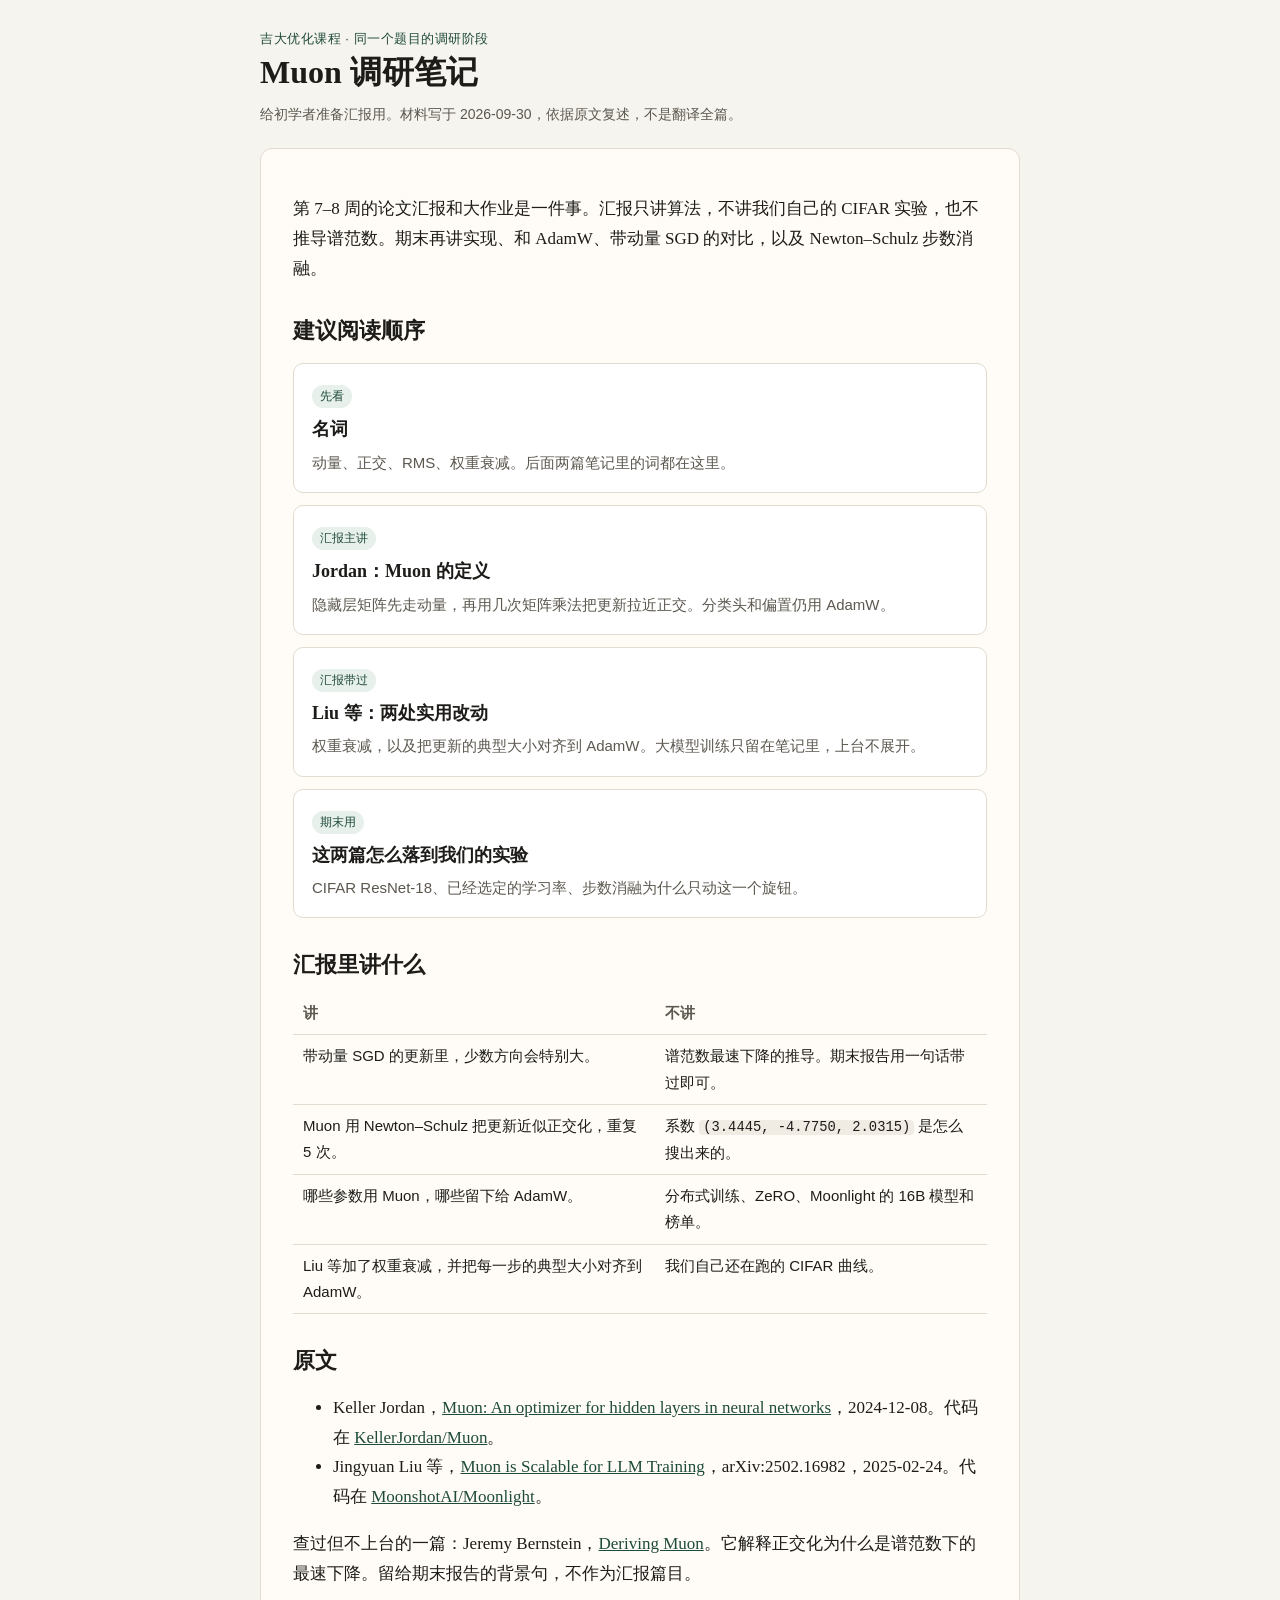
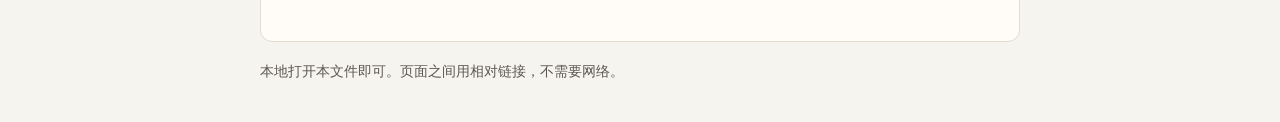
<file: paper/index.html>
<!DOCTYPE html>
<html lang="zh-CN">
<head>
  <meta charset="utf-8">
  <meta name="viewport" content="width=device-width, initial-scale=1">
  <title>Muon 调研笔记</title>
  <link rel="stylesheet" href="style.css">
</head>
<body>
  <header>
    <p class="kicker">吉大优化课程 · 同一个题目的调研阶段</p>
    <h1>Muon 调研笔记</h1>
    <p class="meta">给初学者准备汇报用。材料写于 2026-09-30，依据原文复述，不是翻译全篇。</p>
  </header>
  <main>
    <p>第 7–8 周的论文汇报和大作业是一件事。汇报只讲算法，不讲我们自己的 CIFAR 实验，也不推导谱范数。期末再讲实现、和 AdamW、带动量 SGD 的对比，以及 Newton–Schulz 步数消融。</p>

    <h2>建议阅读顺序</h2>
    <div class="cards">
      <a class="card" href="glossary.html">
        <span class="tag">先看</span>
        <strong>名词</strong>
        <p>动量、正交、RMS、权重衰减。后面两篇笔记里的词都在这里。</p>
      </a>
      <a class="card" href="jordan.html">
        <span class="tag">汇报主讲</span>
        <strong>Jordan：Muon 的定义</strong>
        <p>隐藏层矩阵先走动量，再用几次矩阵乘法把更新拉近正交。分类头和偏置仍用 AdamW。</p>
      </a>
      <a class="card" href="liu.html">
        <span class="tag">汇报带过</span>
        <strong>Liu 等：两处实用改动</strong>
        <p>权重衰减，以及把更新的典型大小对齐到 AdamW。大模型训练只留在笔记里，上台不展开。</p>
      </a>
      <a class="card" href="experiment.html">
        <span class="tag">期末用</span>
        <strong>这两篇怎么落到我们的实验</strong>
        <p>CIFAR ResNet-18、已经选定的学习率、步数消融为什么只动这一个旋钮。</p>
      </a>
    </div>

    <h2>汇报里讲什么</h2>
    <table>
      <tr><th>讲</th><th>不讲</th></tr>
      <tr>
        <td>带动量 SGD 的更新里，少数方向会特别大。</td>
        <td>谱范数最速下降的推导。期末报告用一句话带过即可。</td>
      </tr>
      <tr>
        <td>Muon 用 Newton–Schulz 把更新近似正交化，重复 5 次。</td>
        <td>系数 <code>(3.4445, -4.7750, 2.0315)</code> 是怎么搜出来的。</td>
      </tr>
      <tr>
        <td>哪些参数用 Muon，哪些留下给 AdamW。</td>
        <td>分布式训练、ZeRO、Moonlight 的 16B 模型和榜单。</td>
      </tr>
      <tr>
        <td>Liu 等加了权重衰减，并把每一步的典型大小对齐到 AdamW。</td>
        <td>我们自己还在跑的 CIFAR 曲线。</td>
      </tr>
    </table>

    <h2>原文</h2>
    <ul>
      <li>Keller Jordan，<a href="https://kellerjordan.github.io/posts/muon/">Muon: An optimizer for hidden layers in neural networks</a>，2024-12-08。代码在 <a href="https://github.com/KellerJordan/Muon">KellerJordan/Muon</a>。</li>
      <li>Jingyuan Liu 等，<a href="https://arxiv.org/abs/2502.16982">Muon is Scalable for LLM Training</a>，arXiv:2502.16982，2025-02-24。代码在 <a href="https://github.com/MoonshotAI/Moonlight">MoonshotAI/Moonlight</a>。</li>
    </ul>
    <p>查过但不上台的一篇：Jeremy Bernstein，<a href="https://jeremybernste.in/writing/deriving-muon">Deriving Muon</a>。它解释正交化为什么是谱范数下的最速下降。留给期末报告的背景句，不作为汇报篇目。</p>
  </main>
  <footer>本地打开本文件即可。页面之间用相对链接，不需要网络。</footer>
</body>
</html>
</file>
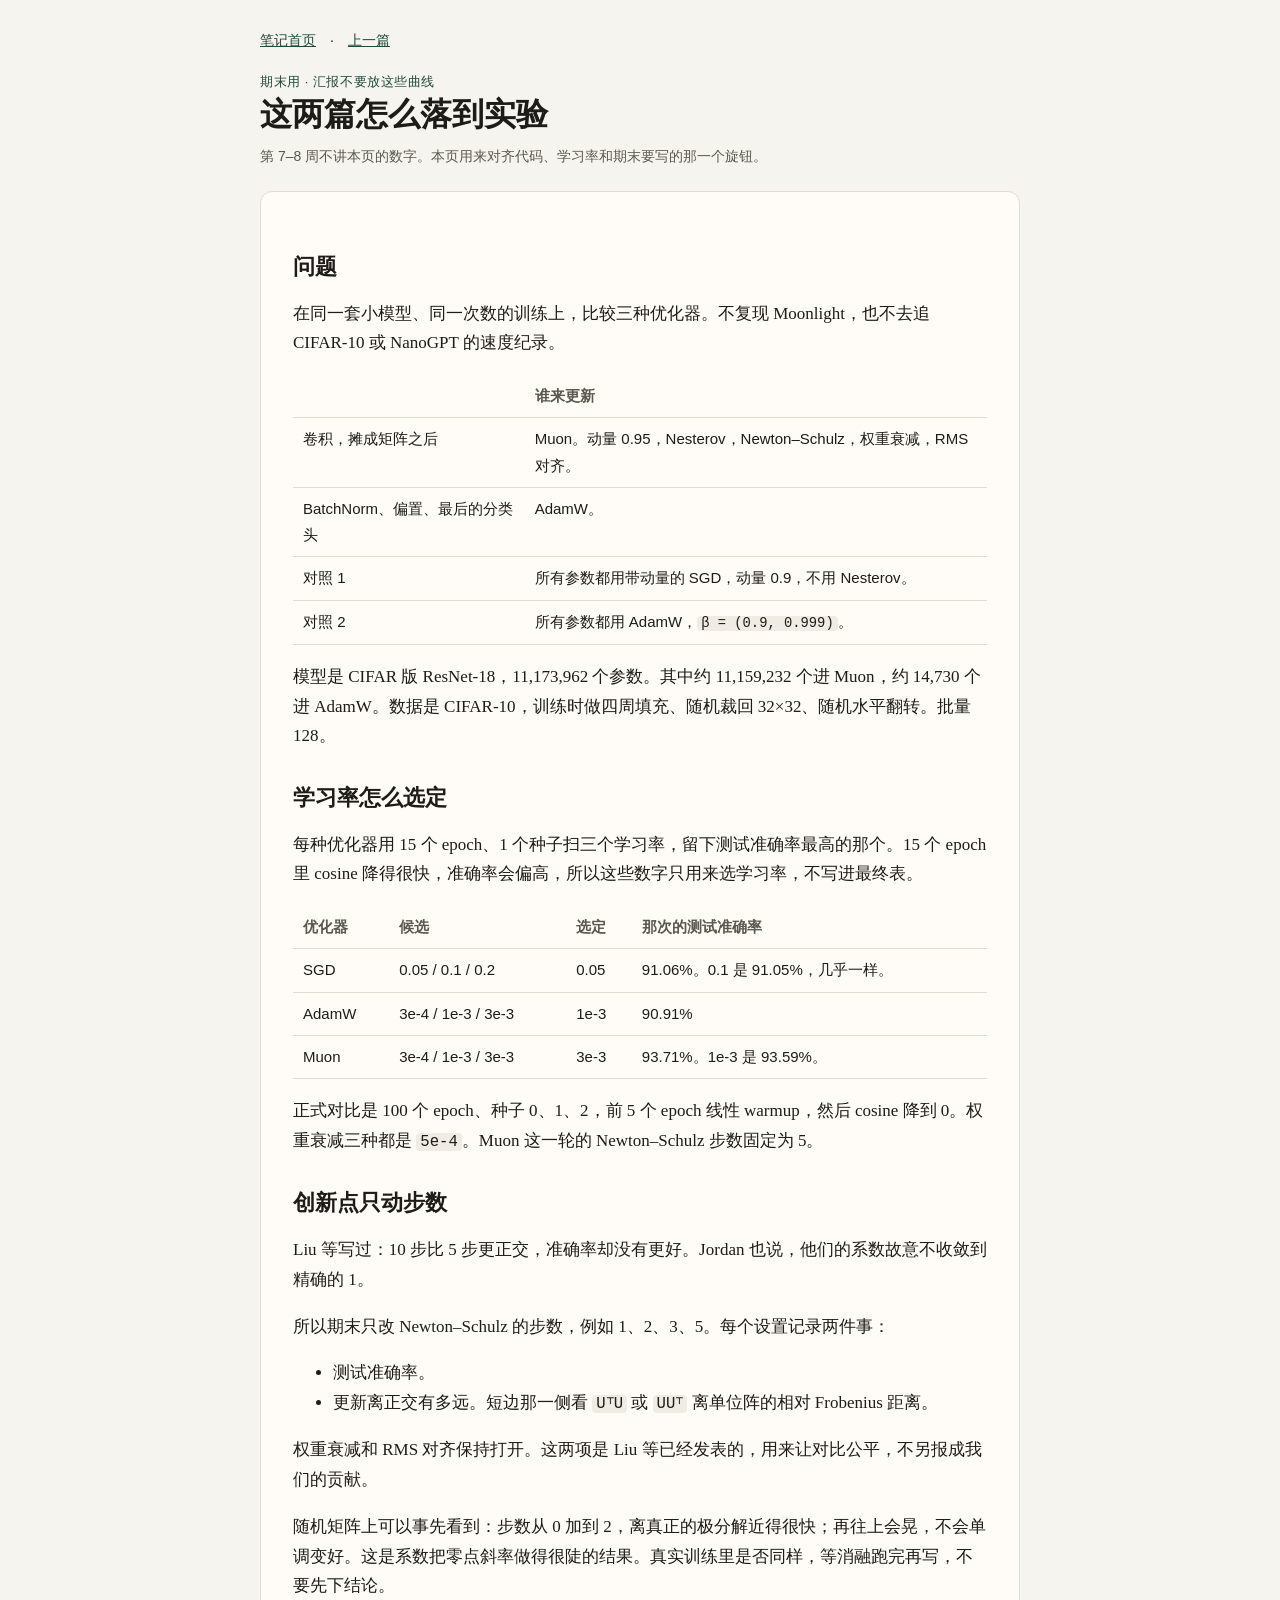
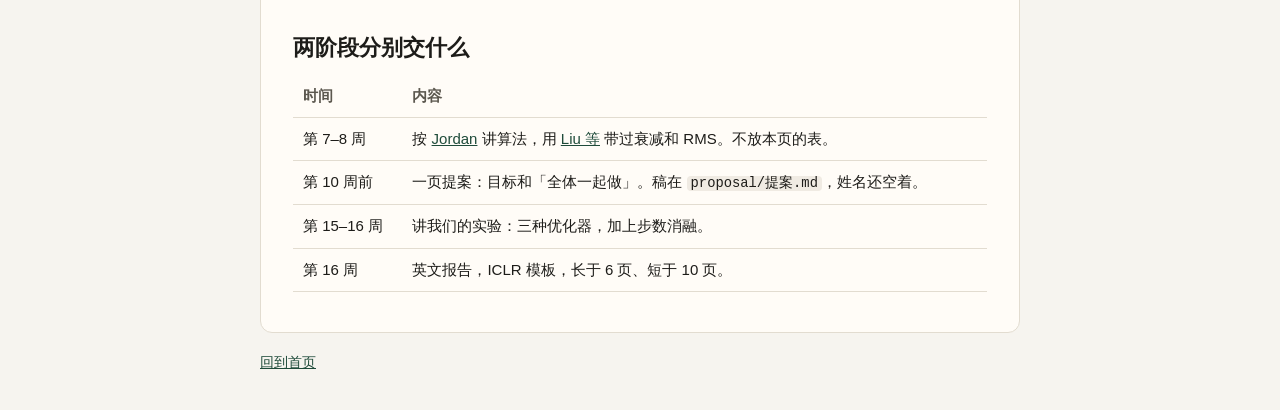
<file: paper/experiment.html>
<!DOCTYPE html>
<html lang="zh-CN">
<head>
  <meta charset="utf-8">
  <meta name="viewport" content="width=device-width, initial-scale=1">
  <title>落到我们的实验</title>
  <link rel="stylesheet" href="style.css">
</head>
<body>
  <header>
    <p class="nav"><a href="index.html">笔记首页</a> · <a href="liu.html">上一篇</a></p>
    <p class="kicker">期末用 · 汇报不要放这些曲线</p>
    <h1>这两篇怎么落到实验</h1>
    <p class="meta">第 7–8 周不讲本页的数字。本页用来对齐代码、学习率和期末要写的那一个旋钮。</p>
  </header>
  <main>
    <h2>问题</h2>
    <p>在同一套小模型、同一次数的训练上，比较三种优化器。不复现 Moonlight，也不去追 CIFAR-10 或 NanoGPT 的速度纪录。</p>
    <table>
      <tr><th></th><th>谁来更新</th></tr>
      <tr><td>卷积，摊成矩阵之后</td><td>Muon。动量 0.95，Nesterov，Newton–Schulz，权重衰减，RMS 对齐。</td></tr>
      <tr><td>BatchNorm、偏置、最后的分类头</td><td>AdamW。</td></tr>
      <tr><td>对照 1</td><td>所有参数都用带动量的 SGD，动量 0.9，不用 Nesterov。</td></tr>
      <tr><td>对照 2</td><td>所有参数都用 AdamW，<code>β = (0.9, 0.999)</code>。</td></tr>
    </table>
    <p>模型是 CIFAR 版 ResNet-18，11,173,962 个参数。其中约 11,159,232 个进 Muon，约 14,730 个进 AdamW。数据是 CIFAR-10，训练时做四周填充、随机裁回 32×32、随机水平翻转。批量 128。</p>

    <h2>学习率怎么选定</h2>
    <p>每种优化器用 15 个 epoch、1 个种子扫三个学习率，留下测试准确率最高的那个。15 个 epoch 里 cosine 降得很快，准确率会偏高，所以这些数字只用来选学习率，不写进最终表。</p>
    <table>
      <tr><th>优化器</th><th>候选</th><th>选定</th><th>那次的测试准确率</th></tr>
      <tr><td>SGD</td><td>0.05 / 0.1 / 0.2</td><td>0.05</td><td>91.06%。0.1 是 91.05%，几乎一样。</td></tr>
      <tr><td>AdamW</td><td>3e-4 / 1e-3 / 3e-3</td><td>1e-3</td><td>90.91%</td></tr>
      <tr><td>Muon</td><td>3e-4 / 1e-3 / 3e-3</td><td>3e-3</td><td>93.71%。1e-3 是 93.59%。</td></tr>
    </table>
    <p>正式对比是 100 个 epoch、种子 0、1、2，前 5 个 epoch 线性 warmup，然后 cosine 降到 0。权重衰减三种都是 <code>5e-4</code>。Muon 这一轮的 Newton–Schulz 步数固定为 5。</p>

    <h2>创新点只动步数</h2>
    <p>Liu 等写过：10 步比 5 步更正交，准确率却没有更好。Jordan 也说，他们的系数故意不收敛到精确的 1。</p>
    <p>所以期末只改 Newton–Schulz 的步数，例如 1、2、3、5。每个设置记录两件事：</p>
    <ul>
      <li>测试准确率。</li>
      <li>更新离正交有多远。短边那一侧看 <code>UᵀU</code> 或 <code>UUᵀ</code> 离单位阵的相对 Frobenius 距离。</li>
    </ul>
    <p>权重衰减和 RMS 对齐保持打开。这两项是 Liu 等已经发表的，用来让对比公平，不另报成我们的贡献。</p>
    <p>随机矩阵上可以事先看到：步数从 0 加到 2，离真正的极分解近得很快；再往上会晃，不会单调变好。这是系数把零点斜率做得很陡的结果。真实训练里是否同样，等消融跑完再写，不要先下结论。</p>

    <h2>两阶段分别交什么</h2>
    <table>
      <tr><th>时间</th><th>内容</th></tr>
      <tr><td>第 7–8 周</td><td>按 <a href="jordan.html">Jordan</a> 讲算法，用 <a href="liu.html">Liu 等</a> 带过衰减和 RMS。不放本页的表。</td></tr>
      <tr><td>第 10 周前</td><td>一页提案：目标和「全体一起做」。稿在 <code>proposal/提案.md</code>，姓名还空着。</td></tr>
      <tr><td>第 15–16 周</td><td>讲我们的实验：三种优化器，加上步数消融。</td></tr>
      <tr><td>第 16 周</td><td>英文报告，ICLR 模板，长于 6 页、短于 10 页。</td></tr>
    </table>
  </main>
  <footer><a href="index.html">回到首页</a></footer>
</body>
</html>
</file>
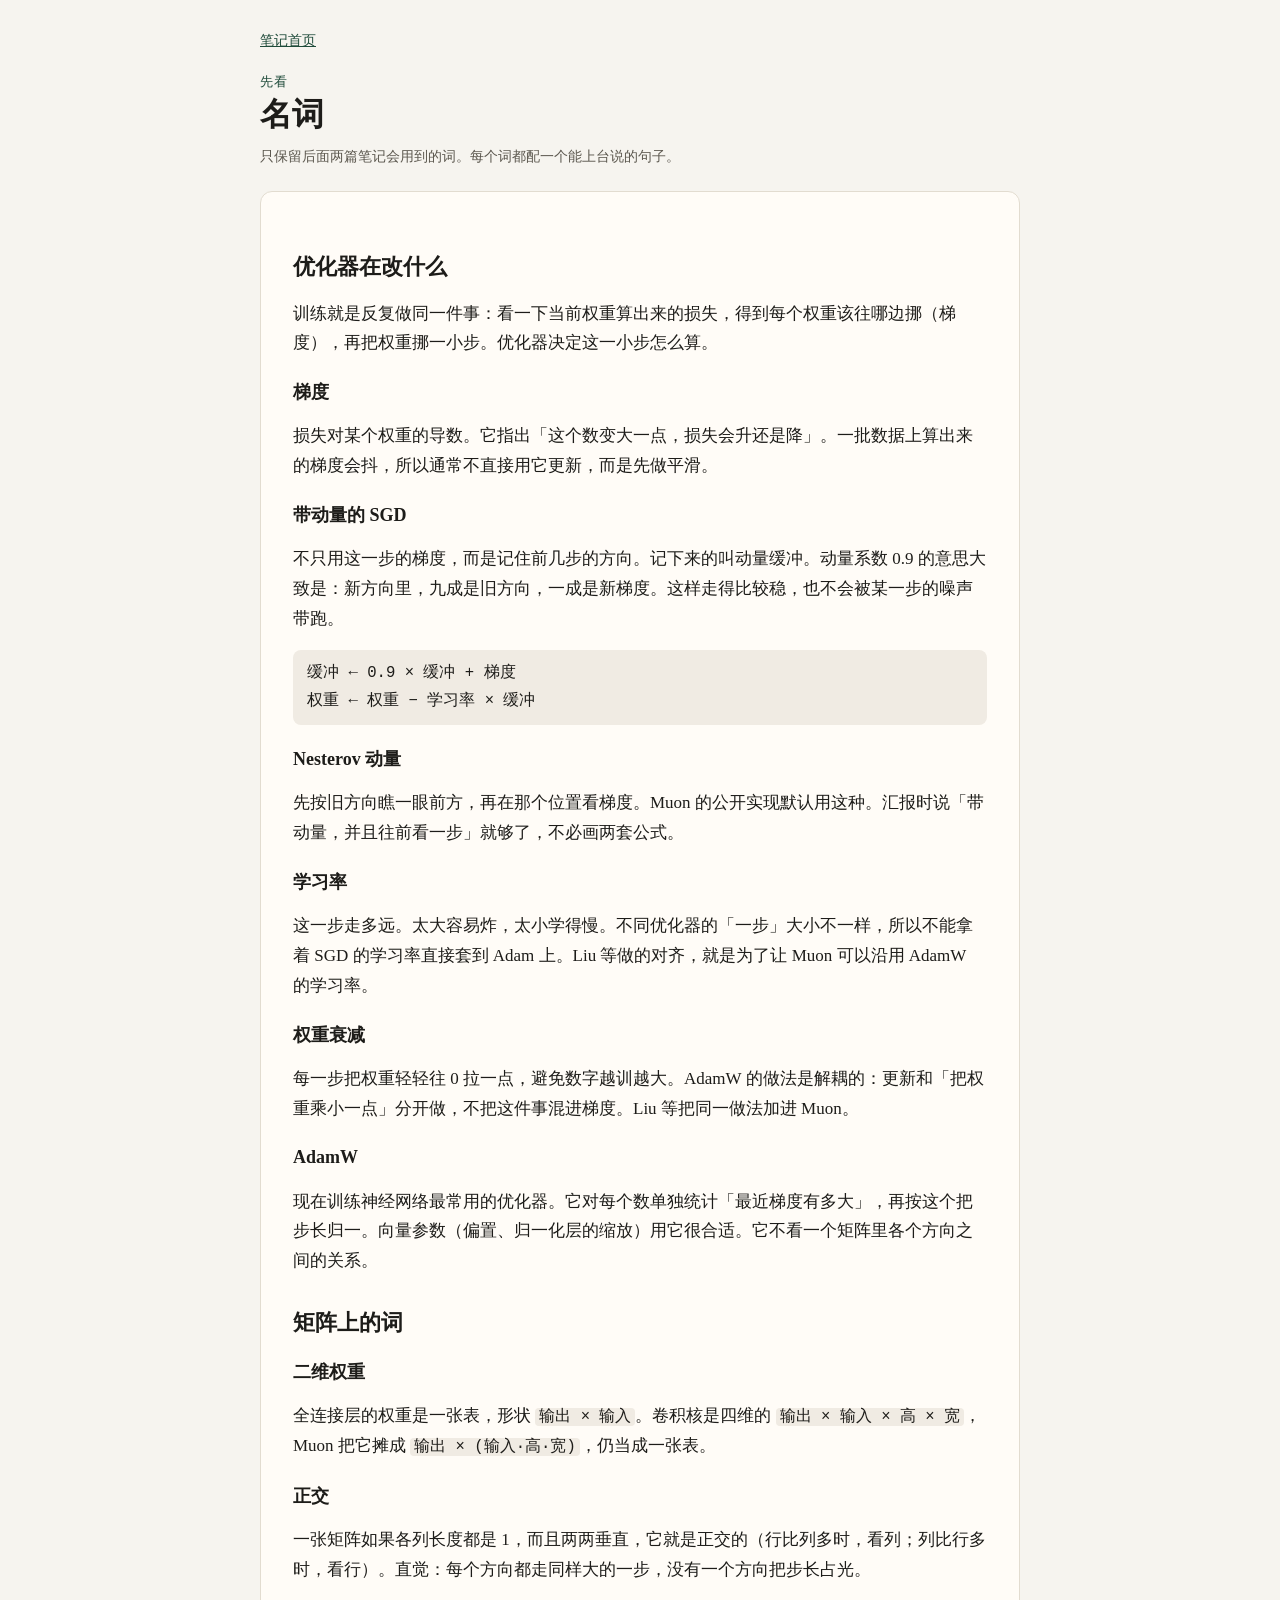
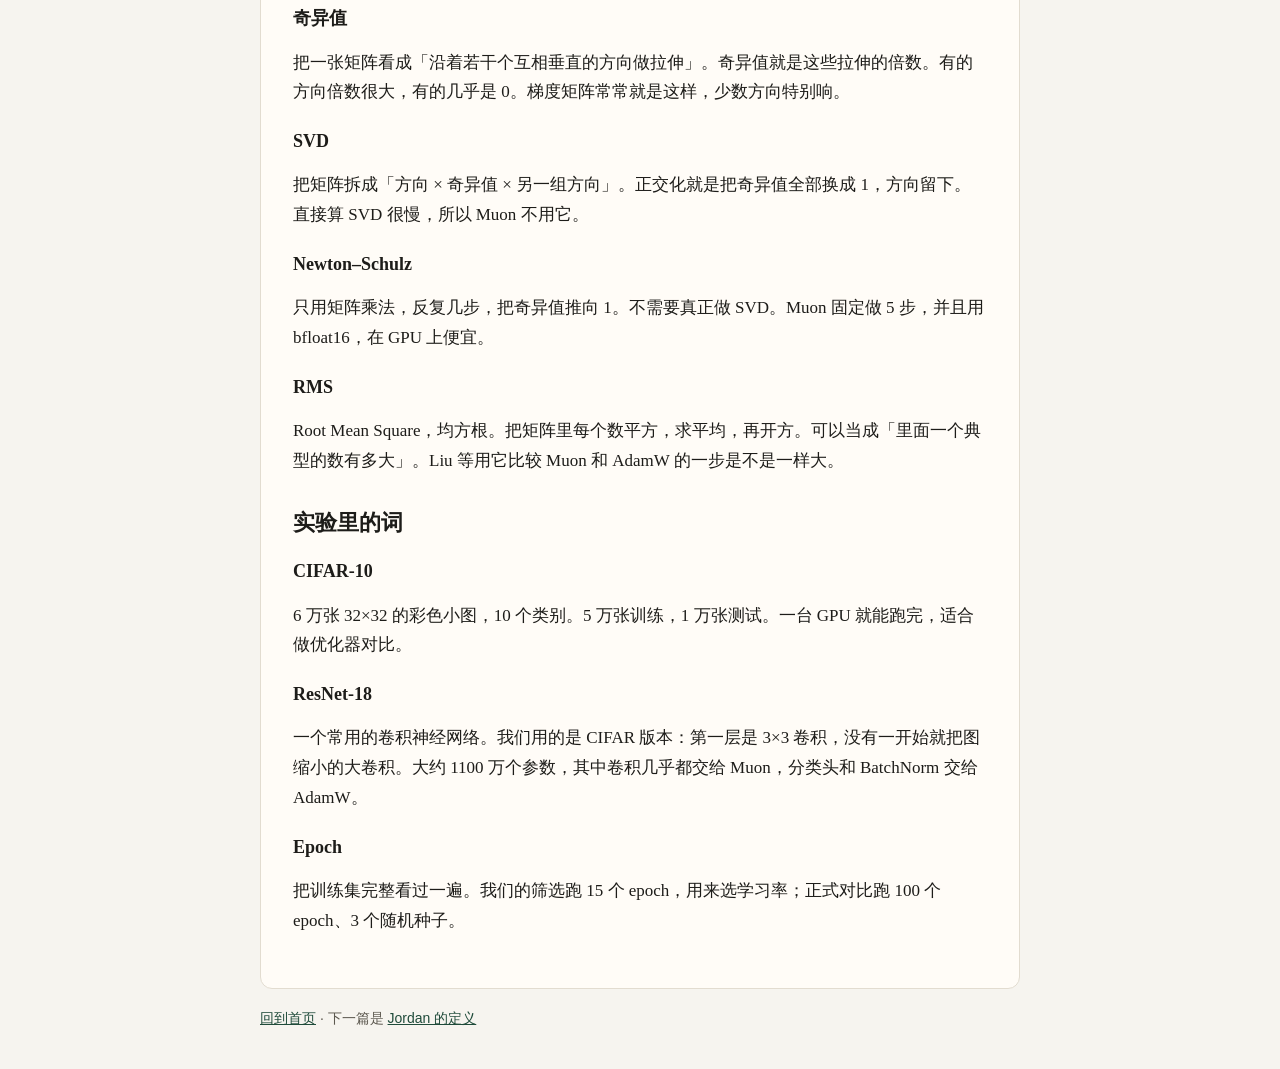
<file: paper/glossary.html>
<!DOCTYPE html>
<html lang="zh-CN">
<head>
  <meta charset="utf-8">
  <meta name="viewport" content="width=device-width, initial-scale=1">
  <title>名词 · Muon 调研笔记</title>
  <link rel="stylesheet" href="style.css">
</head>
<body>
  <header>
    <p class="nav"><a href="index.html">笔记首页</a></p>
    <p class="kicker">先看</p>
    <h1>名词</h1>
    <p class="meta">只保留后面两篇笔记会用到的词。每个词都配一个能上台说的句子。</p>
  </header>
  <main>
    <h2>优化器在改什么</h2>
    <p>训练就是反复做同一件事：看一下当前权重算出来的损失，得到每个权重该往哪边挪（梯度），再把权重挪一小步。优化器决定这一小步怎么算。</p>

    <h3>梯度</h3>
    <p>损失对某个权重的导数。它指出「这个数变大一点，损失会升还是降」。一批数据上算出来的梯度会抖，所以通常不直接用它更新，而是先做平滑。</p>

    <h3>带动量的 SGD</h3>
    <p>不只用这一步的梯度，而是记住前几步的方向。记下来的叫动量缓冲。动量系数 0.9 的意思大致是：新方向里，九成是旧方向，一成是新梯度。这样走得比较稳，也不会被某一步的噪声带跑。</p>
    <p class="formula">缓冲 ← 0.9 × 缓冲 + 梯度<br>权重 ← 权重 − 学习率 × 缓冲</p>

    <h3>Nesterov 动量</h3>
    <p>先按旧方向瞧一眼前方，再在那个位置看梯度。Muon 的公开实现默认用这种。汇报时说「带动量，并且往前看一步」就够了，不必画两套公式。</p>

    <h3>学习率</h3>
    <p>这一步走多远。太大容易炸，太小学得慢。不同优化器的「一步」大小不一样，所以不能拿着 SGD 的学习率直接套到 Adam 上。Liu 等做的对齐，就是为了让 Muon 可以沿用 AdamW 的学习率。</p>

    <h3>权重衰减</h3>
    <p>每一步把权重轻轻往 0 拉一点，避免数字越训越大。AdamW 的做法是解耦的：更新和「把权重乘小一点」分开做，不把这件事混进梯度。Liu 等把同一做法加进 Muon。</p>

    <h3>AdamW</h3>
    <p>现在训练神经网络最常用的优化器。它对每个数单独统计「最近梯度有多大」，再按这个把步长归一。向量参数（偏置、归一化层的缩放）用它很合适。它不看一个矩阵里各个方向之间的关系。</p>

    <h2>矩阵上的词</h2>
    <h3>二维权重</h3>
    <p>全连接层的权重是一张表，形状 <code>输出 × 输入</code>。卷积核是四维的 <code>输出 × 输入 × 高 × 宽</code>，Muon 把它摊成 <code>输出 × (输入·高·宽)</code>，仍当成一张表。</p>

    <h3>正交</h3>
    <p>一张矩阵如果各列长度都是 1，而且两两垂直，它就是正交的（行比列多时，看列；列比行多时，看行）。直觉：每个方向都走同样大的一步，没有一个方向把步长占光。</p>

    <h3>奇异值</h3>
    <p>把一张矩阵看成「沿着若干个互相垂直的方向做拉伸」。奇异值就是这些拉伸的倍数。有的方向倍数很大，有的几乎是 0。梯度矩阵常常就是这样，少数方向特别响。</p>

    <h3>SVD</h3>
    <p>把矩阵拆成「方向 × 奇异值 × 另一组方向」。正交化就是把奇异值全部换成 1，方向留下。直接算 SVD 很慢，所以 Muon 不用它。</p>

    <h3>Newton–Schulz</h3>
    <p>只用矩阵乘法，反复几步，把奇异值推向 1。不需要真正做 SVD。Muon 固定做 5 步，并且用 bfloat16，在 GPU 上便宜。</p>

    <h3>RMS</h3>
    <p>Root Mean Square，均方根。把矩阵里每个数平方，求平均，再开方。可以当成「里面一个典型的数有多大」。Liu 等用它比较 Muon 和 AdamW 的一步是不是一样大。</p>

    <h2>实验里的词</h2>
    <h3>CIFAR-10</h3>
    <p>6 万张 32×32 的彩色小图，10 个类别。5 万张训练，1 万张测试。一台 GPU 就能跑完，适合做优化器对比。</p>

    <h3>ResNet-18</h3>
    <p>一个常用的卷积神经网络。我们用的是 CIFAR 版本：第一层是 3×3 卷积，没有一开始就把图缩小的大卷积。大约 1100 万个参数，其中卷积几乎都交给 Muon，分类头和 BatchNorm 交给 AdamW。</p>

    <h3>Epoch</h3>
    <p>把训练集完整看过一遍。我们的筛选跑 15 个 epoch，用来选学习率；正式对比跑 100 个 epoch、3 个随机种子。</p>
  </main>
  <footer><a href="index.html">回到首页</a> · 下一篇是 <a href="jordan.html">Jordan 的定义</a></footer>
</body>
</html>
</file>
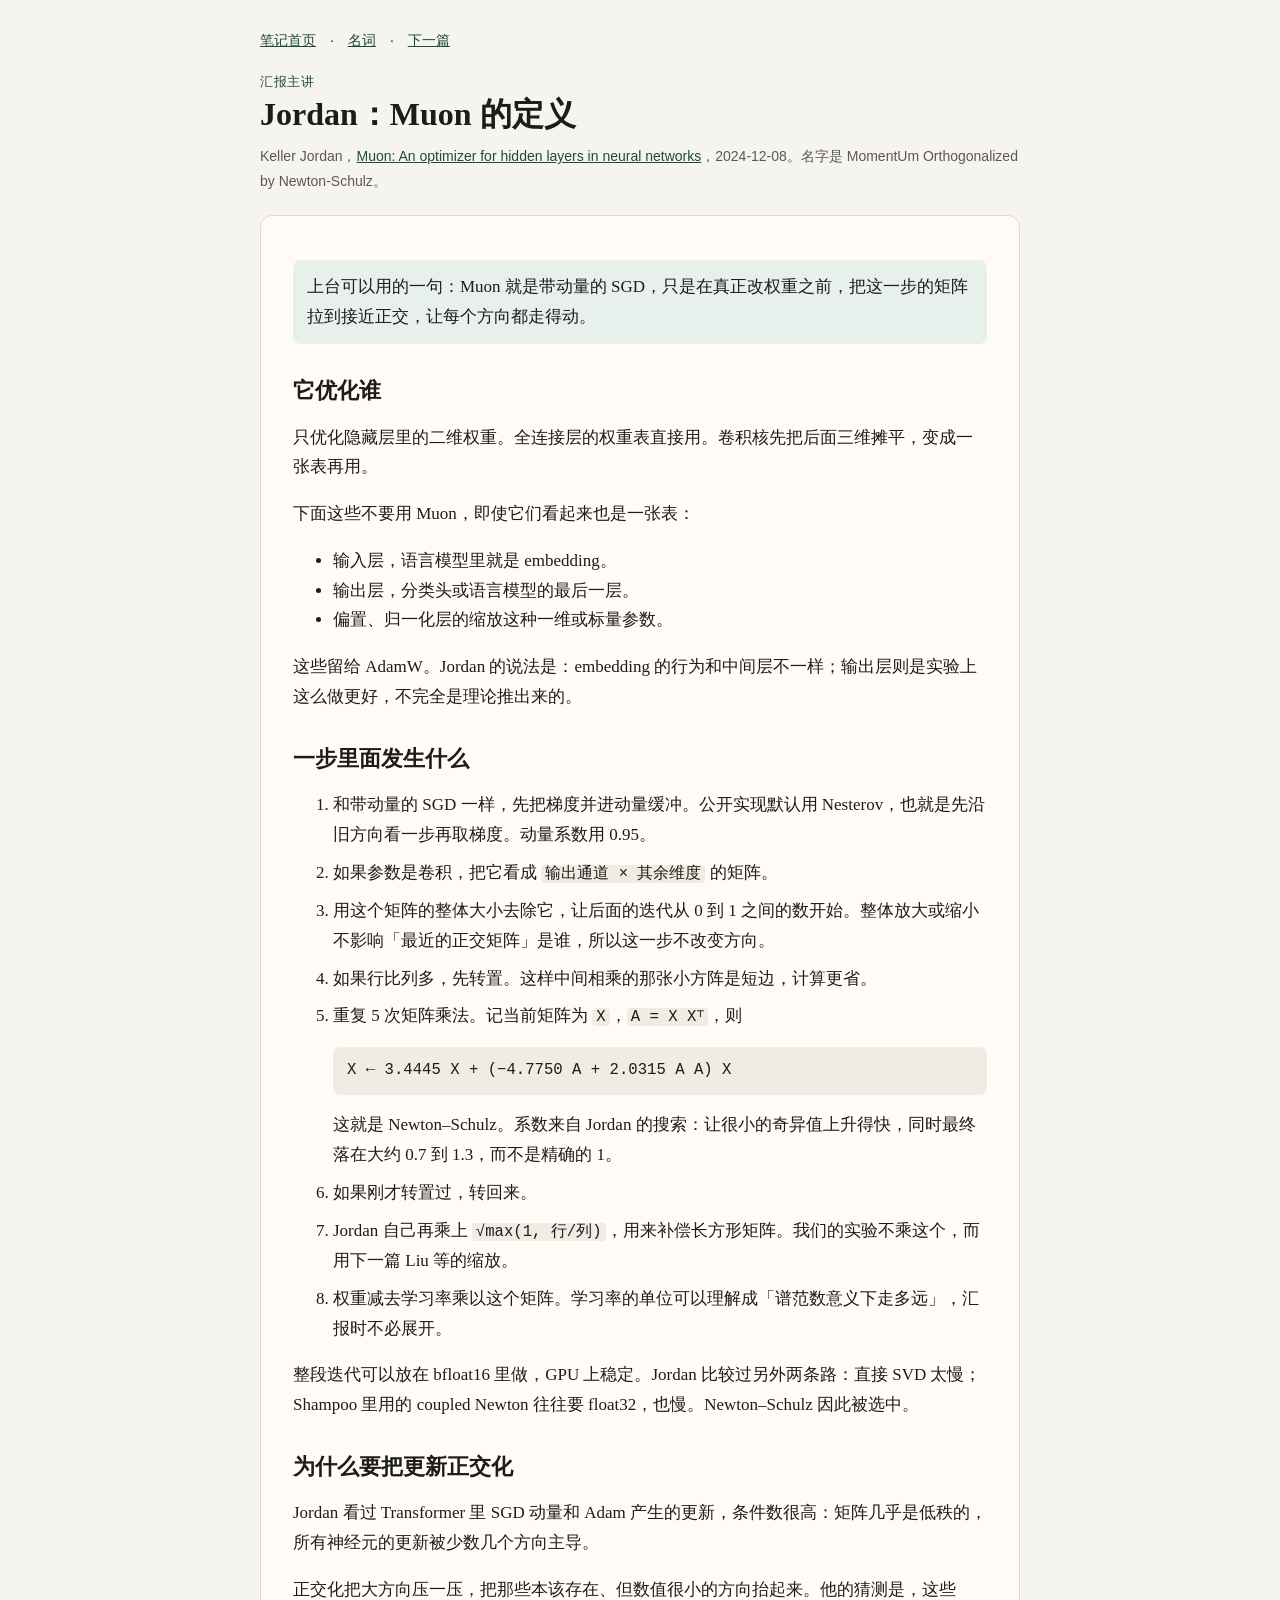
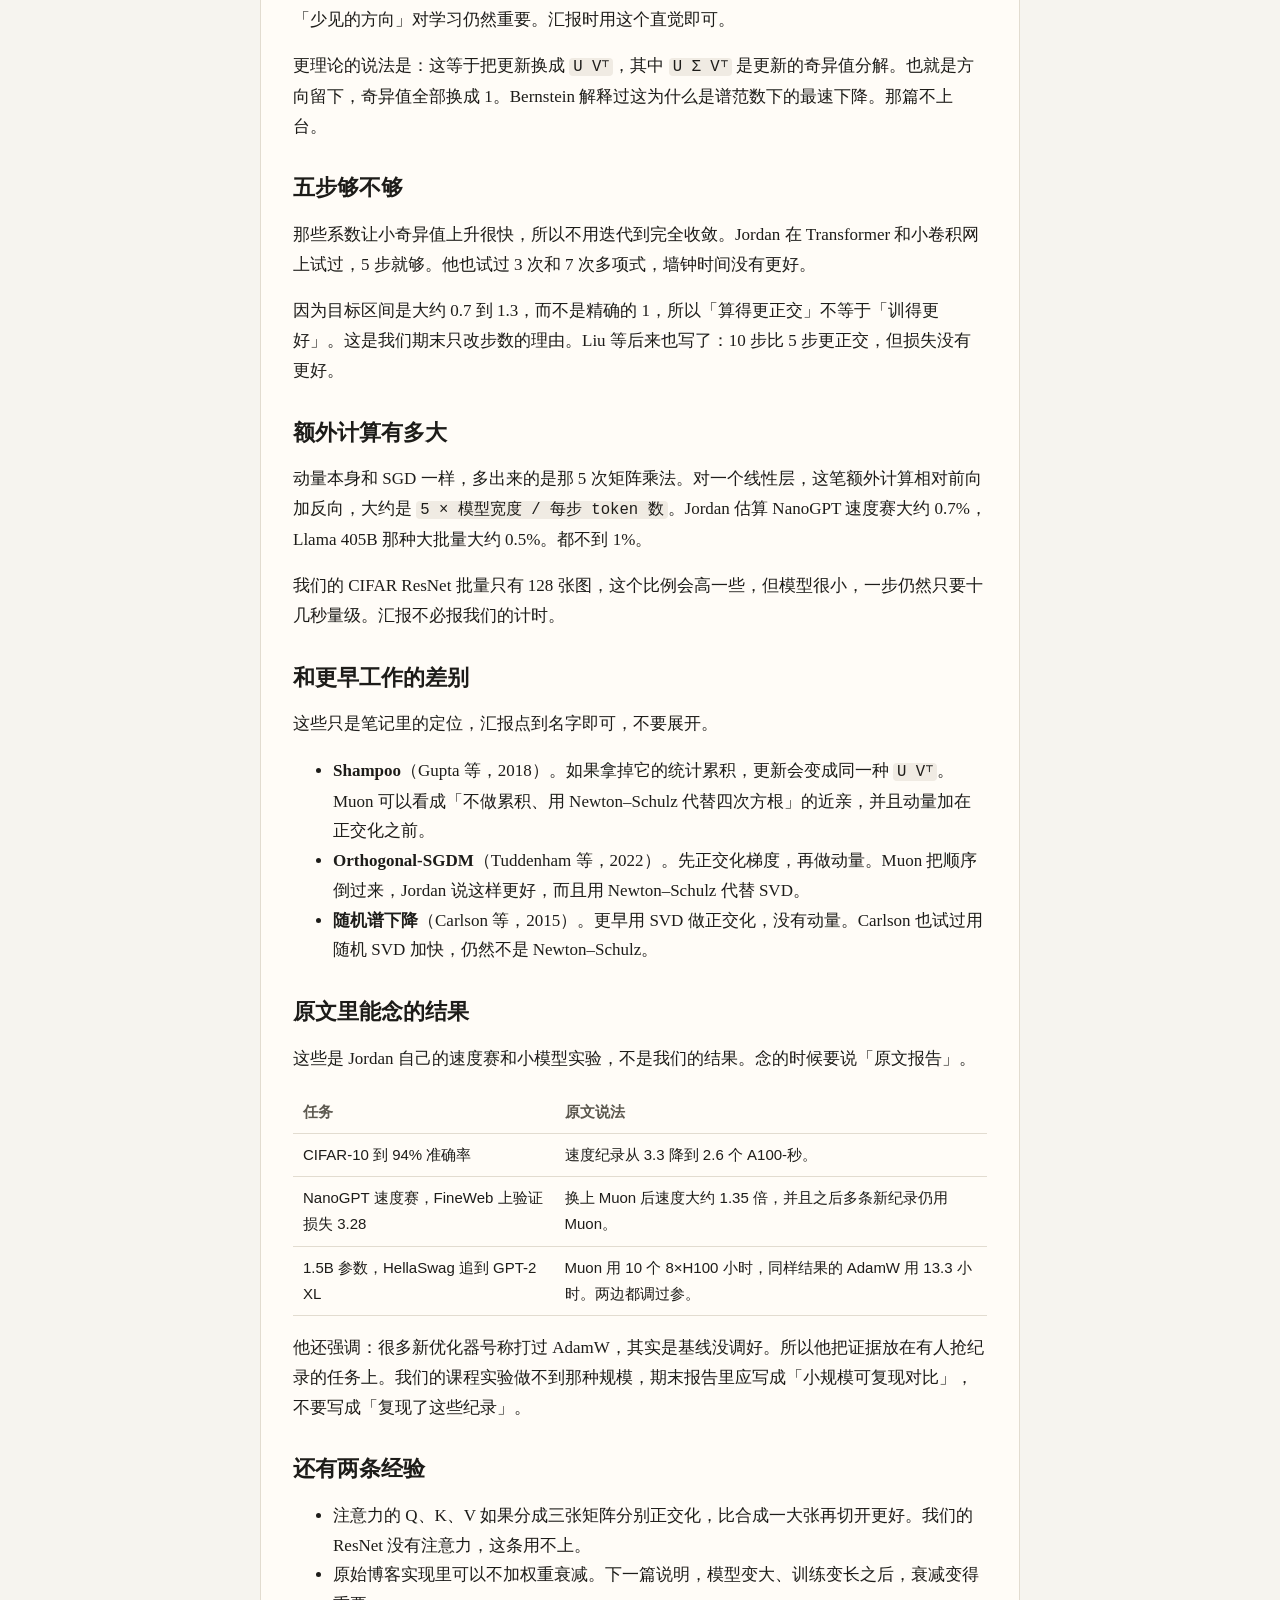
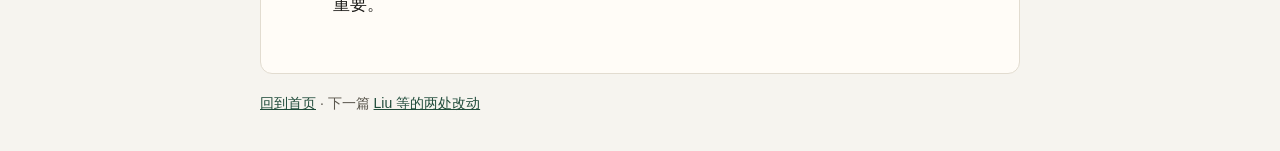
<file: paper/jordan.html>
<!DOCTYPE html>
<html lang="zh-CN">
<head>
  <meta charset="utf-8">
  <meta name="viewport" content="width=device-width, initial-scale=1">
  <title>Jordan：Muon 的定义</title>
  <link rel="stylesheet" href="style.css">
</head>
<body>
  <header>
    <p class="nav"><a href="index.html">笔记首页</a> · <a href="glossary.html">名词</a> · <a href="liu.html">下一篇</a></p>
    <p class="kicker">汇报主讲</p>
    <h1>Jordan：Muon 的定义</h1>
    <p class="meta">Keller Jordan，<a href="https://kellerjordan.github.io/posts/muon/">Muon: An optimizer for hidden layers in neural networks</a>，2024-12-08。名字是 MomentUm Orthogonalized by Newton-Schulz。</p>
  </header>
  <main>
    <div class="callout">上台可以用的一句：Muon 就是带动量的 SGD，只是在真正改权重之前，把这一步的矩阵拉到接近正交，让每个方向都走得动。</div>

    <h2>它优化谁</h2>
    <p>只优化隐藏层里的二维权重。全连接层的权重表直接用。卷积核先把后面三维摊平，变成一张表再用。</p>
    <p>下面这些不要用 Muon，即使它们看起来也是一张表：</p>
    <ul>
      <li>输入层，语言模型里就是 embedding。</li>
      <li>输出层，分类头或语言模型的最后一层。</li>
      <li>偏置、归一化层的缩放这种一维或标量参数。</li>
    </ul>
    <p>这些留给 AdamW。Jordan 的说法是：embedding 的行为和中间层不一样；输出层则是实验上这么做更好，不完全是理论推出来的。</p>

    <h2>一步里面发生什么</h2>
    <ol class="steps">
      <li>和带动量的 SGD 一样，先把梯度并进动量缓冲。公开实现默认用 Nesterov，也就是先沿旧方向看一步再取梯度。动量系数用 0.95。</li>
      <li>如果参数是卷积，把它看成 <code>输出通道 × 其余维度</code> 的矩阵。</li>
      <li>用这个矩阵的整体大小去除它，让后面的迭代从 0 到 1 之间的数开始。整体放大或缩小不影响「最近的正交矩阵」是谁，所以这一步不改变方向。</li>
      <li>如果行比列多，先转置。这样中间相乘的那张小方阵是短边，计算更省。</li>
      <li>重复 5 次矩阵乘法。记当前矩阵为 <code>X</code>，<code>A = X Xᵀ</code>，则
        <p class="formula">X ← 3.4445 X + (−4.7750 A + 2.0315 A A) X</p>
        这就是 Newton–Schulz。系数来自 Jordan 的搜索：让很小的奇异值上升得快，同时最终落在大约 0.7 到 1.3，而不是精确的 1。
      </li>
      <li>如果刚才转置过，转回来。</li>
      <li>Jordan 自己再乘上 <code>√max(1, 行/列)</code>，用来补偿长方形矩阵。我们的实验不乘这个，而用下一篇 Liu 等的缩放。</li>
      <li>权重减去学习率乘以这个矩阵。学习率的单位可以理解成「谱范数意义下走多远」，汇报时不必展开。</li>
    </ol>
    <p>整段迭代可以放在 bfloat16 里做，GPU 上稳定。Jordan 比较过另外两条路：直接 SVD 太慢；Shampoo 里用的 coupled Newton 往往要 float32，也慢。Newton–Schulz 因此被选中。</p>

    <h2>为什么要把更新正交化</h2>
    <p>Jordan 看过 Transformer 里 SGD 动量和 Adam 产生的更新，条件数很高：矩阵几乎是低秩的，所有神经元的更新被少数几个方向主导。</p>
    <p>正交化把大方向压一压，把那些本该存在、但数值很小的方向抬起来。他的猜测是，这些「少见的方向」对学习仍然重要。汇报时用这个直觉即可。</p>
    <p>更理论的说法是：这等于把更新换成 <code>U Vᵀ</code>，其中 <code>U Σ Vᵀ</code> 是更新的奇异值分解。也就是方向留下，奇异值全部换成 1。Bernstein 解释过这为什么是谱范数下的最速下降。那篇不上台。</p>

    <h2>五步够不够</h2>
    <p>那些系数让小奇异值上升很快，所以不用迭代到完全收敛。Jordan 在 Transformer 和小卷积网上试过，5 步就够。他也试过 3 次和 7 次多项式，墙钟时间没有更好。</p>
    <p>因为目标区间是大约 0.7 到 1.3，而不是精确的 1，所以「算得更正交」不等于「训得更好」。这是我们期末只改步数的理由。Liu 等后来也写了：10 步比 5 步更正交，但损失没有更好。</p>

    <h2>额外计算有多大</h2>
    <p>动量本身和 SGD 一样，多出来的是那 5 次矩阵乘法。对一个线性层，这笔额外计算相对前向加反向，大约是 <code>5 × 模型宽度 / 每步 token 数</code>。Jordan 估算 NanoGPT 速度赛大约 0.7%，Llama 405B 那种大批量大约 0.5%。都不到 1%。</p>
    <p>我们的 CIFAR ResNet 批量只有 128 张图，这个比例会高一些，但模型很小，一步仍然只要十几秒量级。汇报不必报我们的计时。</p>

    <h2>和更早工作的差别</h2>
    <p>这些只是笔记里的定位，汇报点到名字即可，不要展开。</p>
    <ul>
      <li><strong>Shampoo</strong>（Gupta 等，2018）。如果拿掉它的统计累积，更新会变成同一种 <code>U Vᵀ</code>。Muon 可以看成「不做累积、用 Newton–Schulz 代替四次方根」的近亲，并且动量加在正交化之前。</li>
      <li><strong>Orthogonal-SGDM</strong>（Tuddenham 等，2022）。先正交化梯度，再做动量。Muon 把顺序倒过来，Jordan 说这样更好，而且用 Newton–Schulz 代替 SVD。</li>
      <li><strong>随机谱下降</strong>（Carlson 等，2015）。更早用 SVD 做正交化，没有动量。Carlson 也试过用随机 SVD 加快，仍然不是 Newton–Schulz。</li>
    </ul>

    <h2>原文里能念的结果</h2>
    <p>这些是 Jordan 自己的速度赛和小模型实验，不是我们的结果。念的时候要说「原文报告」。</p>
    <table>
      <tr><th>任务</th><th>原文说法</th></tr>
      <tr><td>CIFAR-10 到 94% 准确率</td><td>速度纪录从 3.3 降到 2.6 个 A100-秒。</td></tr>
      <tr><td>NanoGPT 速度赛，FineWeb 上验证损失 3.28</td><td>换上 Muon 后速度大约 1.35 倍，并且之后多条新纪录仍用 Muon。</td></tr>
      <tr><td>1.5B 参数，HellaSwag 追到 GPT-2 XL</td><td>Muon 用 10 个 8×H100 小时，同样结果的 AdamW 用 13.3 小时。两边都调过参。</td></tr>
    </table>
    <p>他还强调：很多新优化器号称打过 AdamW，其实是基线没调好。所以他把证据放在有人抢纪录的任务上。我们的课程实验做不到那种规模，期末报告里应写成「小规模可复现对比」，不要写成「复现了这些纪录」。</p>

    <h2>还有两条经验</h2>
    <ul>
      <li>注意力的 Q、K、V 如果分成三张矩阵分别正交化，比合成一大张再切开更好。我们的 ResNet 没有注意力，这条用不上。</li>
      <li>原始博客实现里可以不加权重衰减。下一篇说明，模型变大、训练变长之后，衰减变得重要。</li>
    </ul>
  </main>
  <footer><a href="index.html">回到首页</a> · 下一篇 <a href="liu.html">Liu 等的两处改动</a></footer>
</body>
</html>
</file>
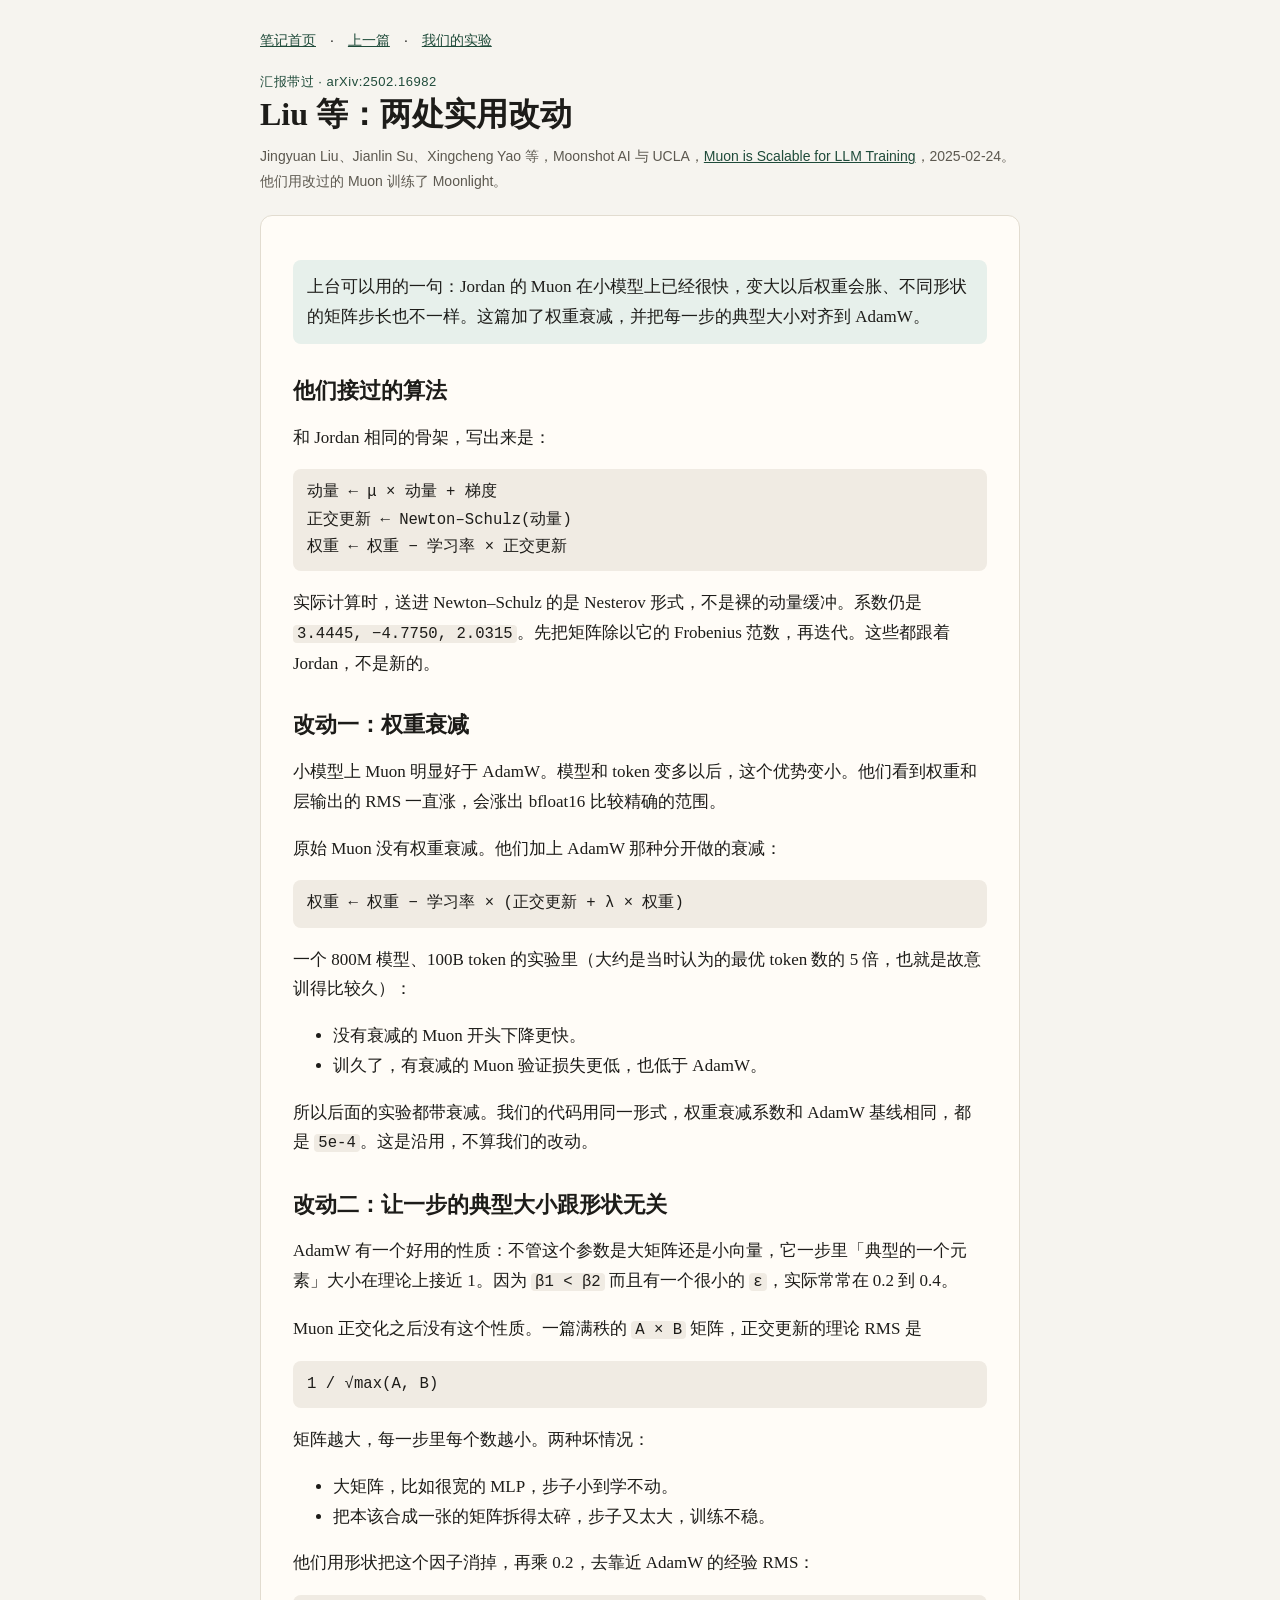
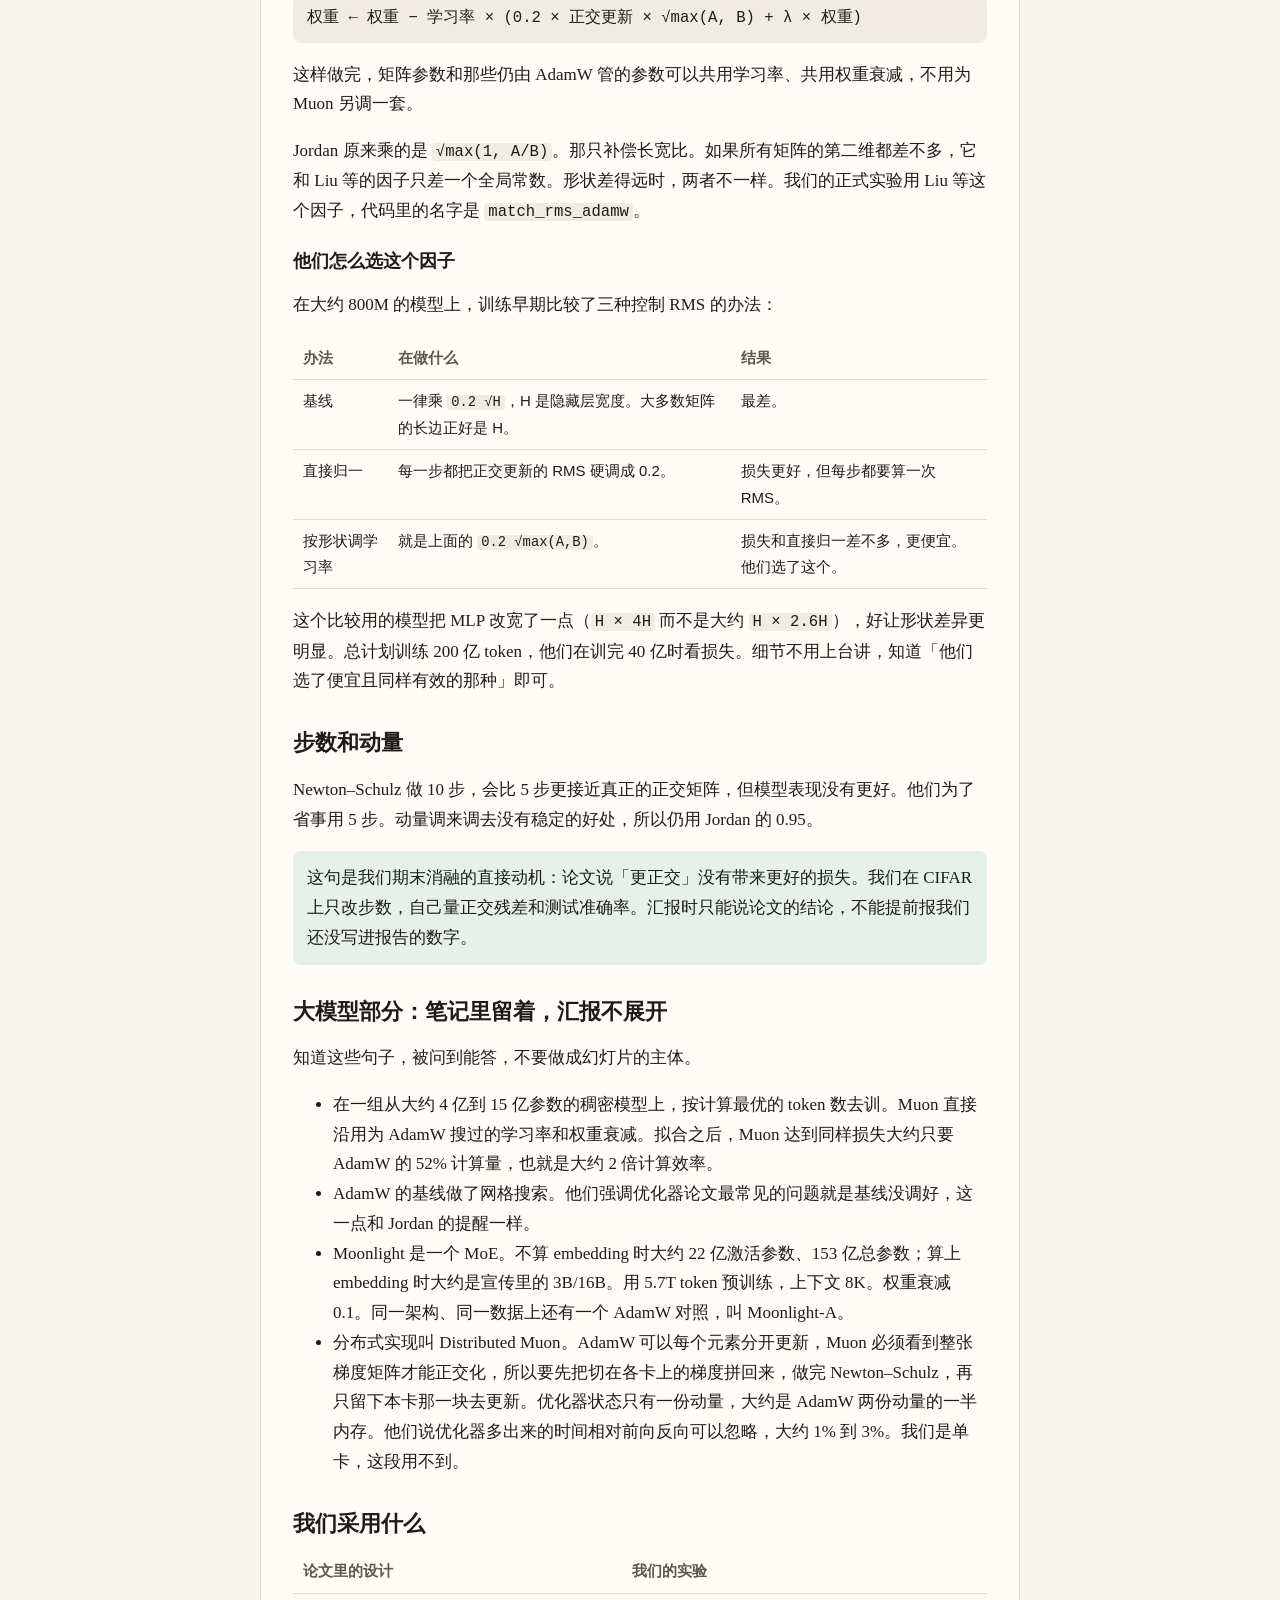
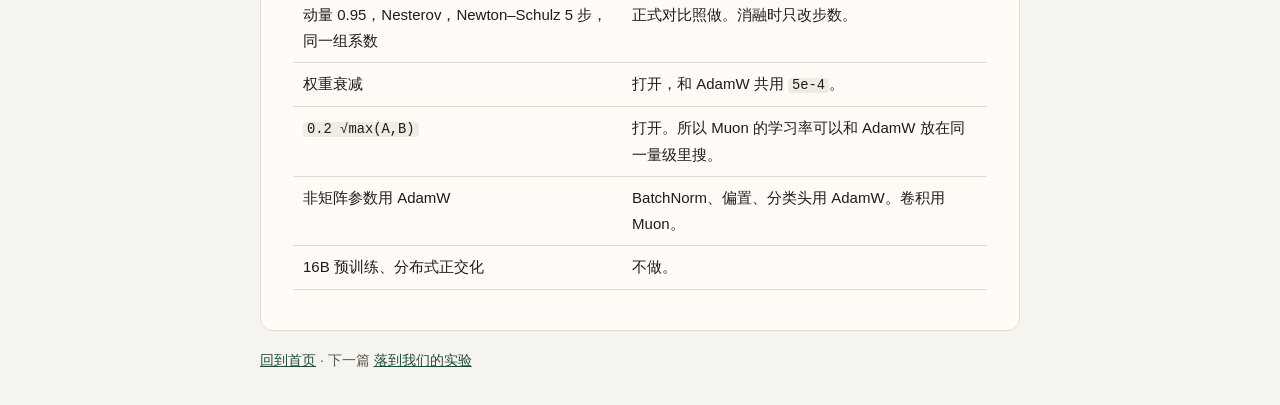
<file: paper/liu.html>
<!DOCTYPE html>
<html lang="zh-CN">
<head>
  <meta charset="utf-8">
  <meta name="viewport" content="width=device-width, initial-scale=1">
  <title>Liu 等：两处实用改动</title>
  <link rel="stylesheet" href="style.css">
</head>
<body>
  <header>
    <p class="nav"><a href="index.html">笔记首页</a> · <a href="jordan.html">上一篇</a> · <a href="experiment.html">我们的实验</a></p>
    <p class="kicker">汇报带过 · arXiv:2502.16982</p>
    <h1>Liu 等：两处实用改动</h1>
    <p class="meta">Jingyuan Liu、Jianlin Su、Xingcheng Yao 等，Moonshot AI 与 UCLA，<a href="https://arxiv.org/abs/2502.16982">Muon is Scalable for LLM Training</a>，2025-02-24。他们用改过的 Muon 训练了 Moonlight。</p>
  </header>
  <main>
    <div class="callout">上台可以用的一句：Jordan 的 Muon 在小模型上已经很快，变大以后权重会胀、不同形状的矩阵步长也不一样。这篇加了权重衰减，并把每一步的典型大小对齐到 AdamW。</div>

    <h2>他们接过的算法</h2>
    <p>和 Jordan 相同的骨架，写出来是：</p>
    <p class="formula">动量 ← μ × 动量 + 梯度<br>正交更新 ← Newton–Schulz(动量)<br>权重 ← 权重 − 学习率 × 正交更新</p>
    <p>实际计算时，送进 Newton–Schulz 的是 Nesterov 形式，不是裸的动量缓冲。系数仍是 <code>3.4445, −4.7750, 2.0315</code>。先把矩阵除以它的 Frobenius 范数，再迭代。这些都跟着 Jordan，不是新的。</p>

    <h2>改动一：权重衰减</h2>
    <p>小模型上 Muon 明显好于 AdamW。模型和 token 变多以后，这个优势变小。他们看到权重和层输出的 RMS 一直涨，会涨出 bfloat16 比较精确的范围。</p>
    <p>原始 Muon 没有权重衰减。他们加上 AdamW 那种分开做的衰减：</p>
    <p class="formula">权重 ← 权重 − 学习率 × (正交更新 + λ × 权重)</p>
    <p>一个 800M 模型、100B token 的实验里（大约是当时认为的最优 token 数的 5 倍，也就是故意训得比较久）：</p>
    <ul>
      <li>没有衰减的 Muon 开头下降更快。</li>
      <li>训久了，有衰减的 Muon 验证损失更低，也低于 AdamW。</li>
    </ul>
    <p>所以后面的实验都带衰减。我们的代码用同一形式，权重衰减系数和 AdamW 基线相同，都是 <code>5e-4</code>。这是沿用，不算我们的改动。</p>

    <h2>改动二：让一步的典型大小跟形状无关</h2>
    <p>AdamW 有一个好用的性质：不管这个参数是大矩阵还是小向量，它一步里「典型的一个元素」大小在理论上接近 1。因为 <code>β1 &lt; β2</code> 而且有一个很小的 <code>ε</code>，实际常常在 0.2 到 0.4。</p>
    <p>Muon 正交化之后没有这个性质。一篇满秩的 <code>A × B</code> 矩阵，正交更新的理论 RMS 是</p>
    <p class="formula">1 / √max(A, B)</p>
    <p>矩阵越大，每一步里每个数越小。两种坏情况：</p>
    <ul>
      <li>大矩阵，比如很宽的 MLP，步子小到学不动。</li>
      <li>把本该合成一张的矩阵拆得太碎，步子又太大，训练不稳。</li>
    </ul>
    <p>他们用形状把这个因子消掉，再乘 0.2，去靠近 AdamW 的经验 RMS：</p>
    <p class="formula">权重 ← 权重 − 学习率 × (0.2 × 正交更新 × √max(A, B) + λ × 权重)</p>
    <p>这样做完，矩阵参数和那些仍由 AdamW 管的参数可以共用学习率、共用权重衰减，不用为 Muon 另调一套。</p>
    <p>Jordan 原来乘的是 <code>√max(1, A/B)</code>。那只补偿长宽比。如果所有矩阵的第二维都差不多，它和 Liu 等的因子只差一个全局常数。形状差得远时，两者不一样。我们的正式实验用 Liu 等这个因子，代码里的名字是 <code>match_rms_adamw</code>。</p>

    <h3>他们怎么选这个因子</h3>
    <p>在大约 800M 的模型上，训练早期比较了三种控制 RMS 的办法：</p>
    <table>
      <tr><th>办法</th><th>在做什么</th><th>结果</th></tr>
      <tr><td>基线</td><td>一律乘 <code>0.2 √H</code>，H 是隐藏层宽度。大多数矩阵的长边正好是 H。</td><td>最差。</td></tr>
      <tr><td>直接归一</td><td>每一步都把正交更新的 RMS 硬调成 0.2。</td><td>损失更好，但每步都要算一次 RMS。</td></tr>
      <tr><td>按形状调学习率</td><td>就是上面的 <code>0.2 √max(A,B)</code>。</td><td>损失和直接归一差不多，更便宜。他们选了这个。</td></tr>
    </table>
    <p>这个比较用的模型把 MLP 改宽了一点（<code>H × 4H</code> 而不是大约 <code>H × 2.6H</code>），好让形状差异更明显。总计划训练 200 亿 token，他们在训完 40 亿时看损失。细节不用上台讲，知道「他们选了便宜且同样有效的那种」即可。</p>

    <h2>步数和动量</h2>
    <p>Newton–Schulz 做 10 步，会比 5 步更接近真正的正交矩阵，但模型表现没有更好。他们为了省事用 5 步。动量调来调去没有稳定的好处，所以仍用 Jordan 的 0.95。</p>
    <div class="callout">这句是我们期末消融的直接动机：论文说「更正交」没有带来更好的损失。我们在 CIFAR 上只改步数，自己量正交残差和测试准确率。汇报时只能说论文的结论，不能提前报我们还没写进报告的数字。</div>

    <h2>大模型部分：笔记里留着，汇报不展开</h2>
    <p>知道这些句子，被问到能答，不要做成幻灯片的主体。</p>
    <ul>
      <li>在一组从大约 4 亿到 15 亿参数的稠密模型上，按计算最优的 token 数去训。Muon 直接沿用为 AdamW 搜过的学习率和权重衰减。拟合之后，Muon 达到同样损失大约只要 AdamW 的 52% 计算量，也就是大约 2 倍计算效率。</li>
      <li>AdamW 的基线做了网格搜索。他们强调优化器论文最常见的问题就是基线没调好，这一点和 Jordan 的提醒一样。</li>
      <li>Moonlight 是一个 MoE。不算 embedding 时大约 22 亿激活参数、153 亿总参数；算上 embedding 时大约是宣传里的 3B/16B。用 5.7T token 预训练，上下文 8K。权重衰减 0.1。同一架构、同一数据上还有一个 AdamW 对照，叫 Moonlight-A。</li>
      <li>分布式实现叫 Distributed Muon。AdamW 可以每个元素分开更新，Muon 必须看到整张梯度矩阵才能正交化，所以要先把切在各卡上的梯度拼回来，做完 Newton–Schulz，再只留下本卡那一块去更新。优化器状态只有一份动量，大约是 AdamW 两份动量的一半内存。他们说优化器多出来的时间相对前向反向可以忽略，大约 1% 到 3%。我们是单卡，这段用不到。</li>
    </ul>

    <h2>我们采用什么</h2>
    <table>
      <tr><th>论文里的设计</th><th>我们的实验</th></tr>
      <tr><td>动量 0.95，Nesterov，Newton–Schulz 5 步，同一组系数</td><td>正式对比照做。消融时只改步数。</td></tr>
      <tr><td>权重衰减</td><td>打开，和 AdamW 共用 <code>5e-4</code>。</td></tr>
      <tr><td><code>0.2 √max(A,B)</code></td><td>打开。所以 Muon 的学习率可以和 AdamW 放在同一量级里搜。</td></tr>
      <tr><td>非矩阵参数用 AdamW</td><td>BatchNorm、偏置、分类头用 AdamW。卷积用 Muon。</td></tr>
      <tr><td>16B 预训练、分布式正交化</td><td>不做。</td></tr>
    </table>
  </main>
  <footer><a href="index.html">回到首页</a> · 下一篇 <a href="experiment.html">落到我们的实验</a></footer>
</body>
</html>
</file>
<file: paper/style.css>
:root {
  color-scheme: light;
  --bg: #f6f4ef;
  --paper: #fffcf7;
  --ink: #1d1c19;
  --muted: #5c584f;
  --line: #e2dcd0;
  --accent: #1f4b3a;
  --accent-soft: #e7f0eb;
  --code: #f0ebe3;
}

* { box-sizing: border-box; }

body {
  margin: 0;
  background: var(--bg);
  color: var(--ink);
  font: 17px/1.75 "Iowan Old Style", "Palatino Linotype", Palatino, "Songti SC", "Noto Serif SC", serif;
}

header, main, footer {
  width: min(760px, calc(100% - 32px));
  margin-left: auto;
  margin-right: auto;
}

header { padding: 28px 0 8px; }

main {
  background: var(--paper);
  border: 1px solid var(--line);
  border-radius: 12px;
  padding: 28px 32px 36px;
}

footer {
  color: var(--muted);
  font: 14px/1.6 "Source Han Sans SC", "Noto Sans SC", sans-serif;
  padding: 18px 0 40px;
}

h1, h2, h3 { line-height: 1.35; font-weight: 650; }
h1 { font-size: 32px; margin: 0 0 8px; }
h2 { font-size: 22px; margin: 32px 0 8px; }
h3 { font-size: 18px; margin: 22px 0 6px; }

p, li { overflow-wrap: break-word; }
a { color: var(--accent); }
a:hover { text-decoration-thickness: 2px; }

.kicker, .nav, .meta, table, .card p, footer {
  font-family: "Source Han Sans SC", "Noto Sans SC", "PingFang SC", sans-serif;
}

.kicker {
  margin: 0;
  color: var(--accent);
  font-size: 13px;
  letter-spacing: 0.04em;
}

.nav {
  display: flex;
  flex-wrap: wrap;
  gap: 8px 14px;
  margin: 0 0 18px;
  font-size: 14px;
}

.meta { color: var(--muted); font-size: 14px; margin-top: 0; }

.cards { display: grid; gap: 12px; margin: 18px 0; }
.card {
  display: block;
  padding: 16px 18px;
  border: 1px solid var(--line);
  border-radius: 10px;
  text-decoration: none;
  color: inherit;
  background: #fff;
}
.card:hover { border-color: var(--accent); }
.card strong { display: block; font-size: 18px; margin-bottom: 4px; }
.card p { margin: 0; color: var(--muted); font-size: 15px; }

.tag {
  display: inline-block;
  margin-bottom: 6px;
  padding: 1px 8px;
  border-radius: 999px;
  background: var(--accent-soft);
  color: var(--accent);
  font-size: 12px;
}

code, .formula {
  font-family: "SFMono-Regular", ui-monospace, Menlo, Consolas, monospace;
  font-size: 0.92em;
}

code { background: var(--code); padding: 0 4px; border-radius: 4px; }

.formula {
  background: var(--code);
  border-radius: 8px;
  padding: 10px 14px;
  overflow-x: auto;
}

table { width: 100%; border-collapse: collapse; font-size: 15px; margin: 12px 0 4px; }
th, td { text-align: left; vertical-align: top; padding: 8px 10px; border-bottom: 1px solid var(--line); }
th { color: var(--muted); font-weight: 600; }

.callout {
  margin: 16px 0;
  padding: 12px 14px;
  background: var(--accent-soft);
  border-radius: 8px;
}

ol.steps > li { margin: 8px 0; }
</file>
